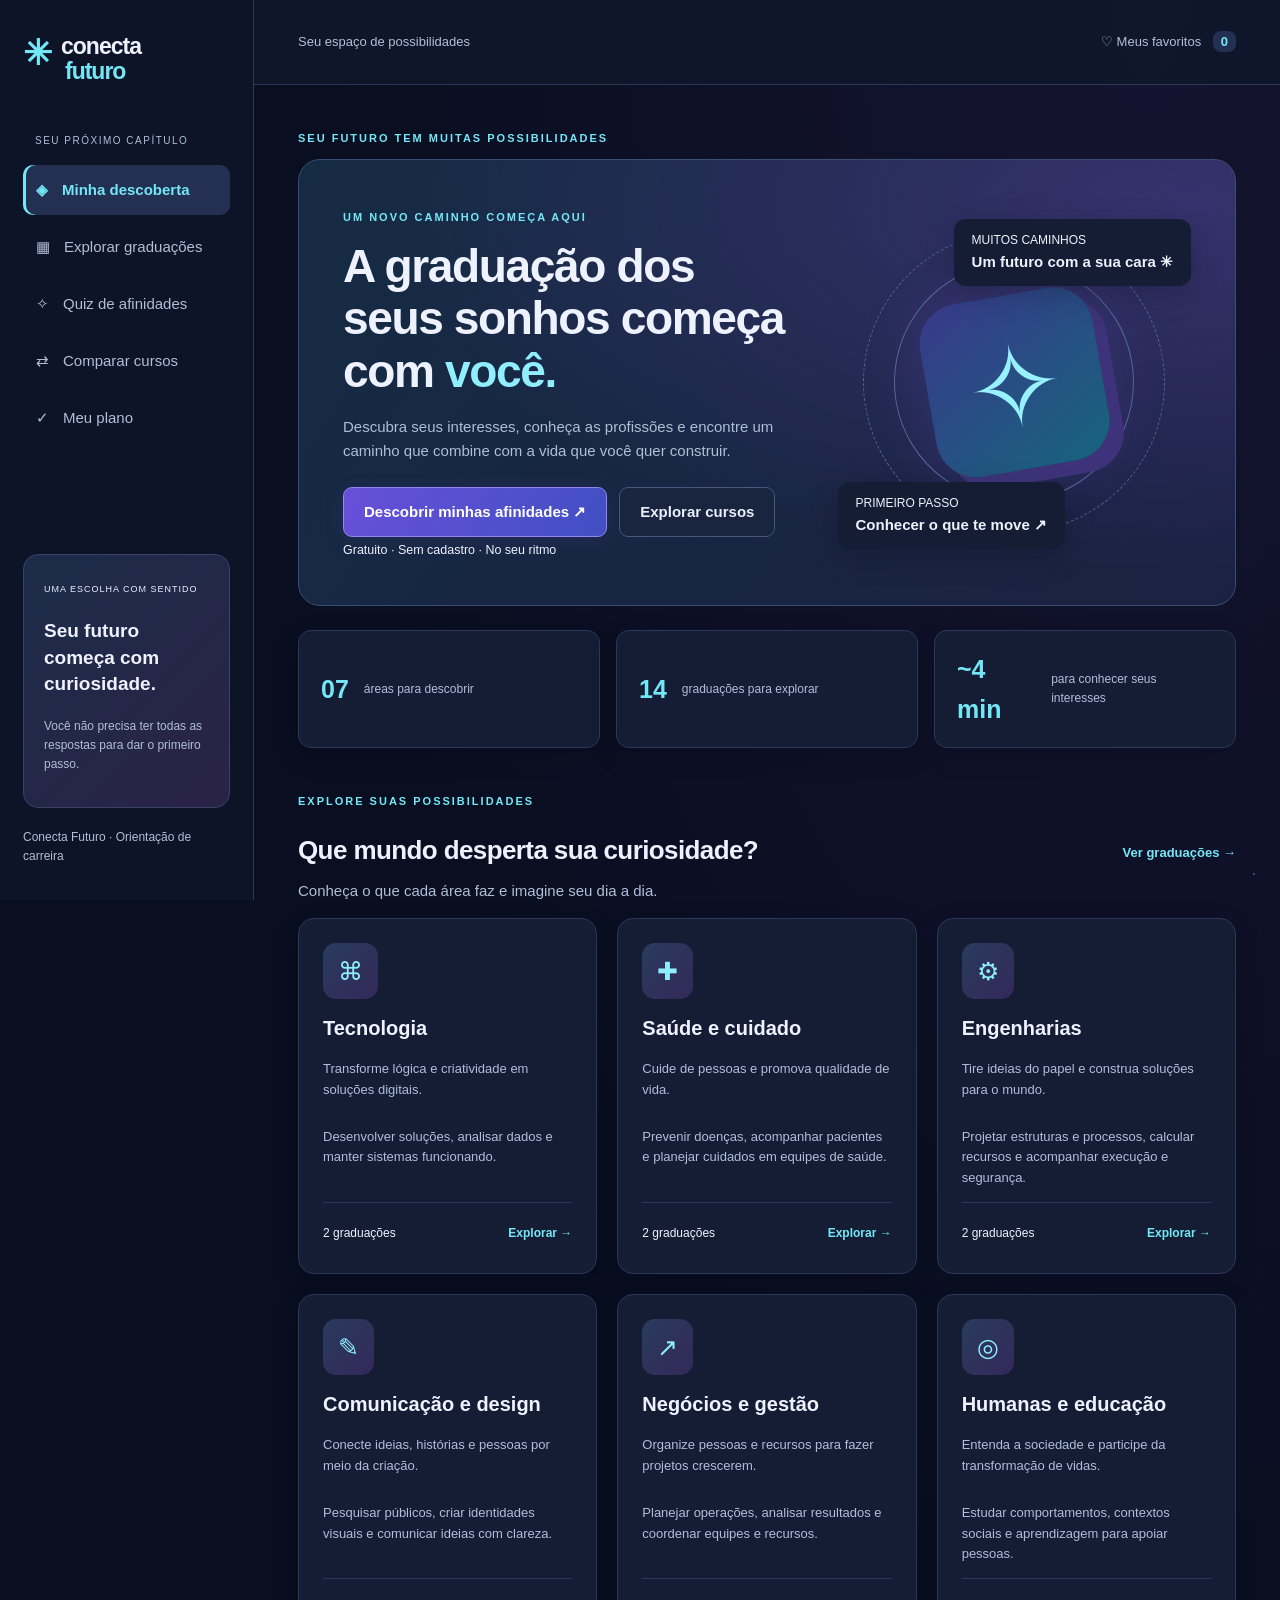
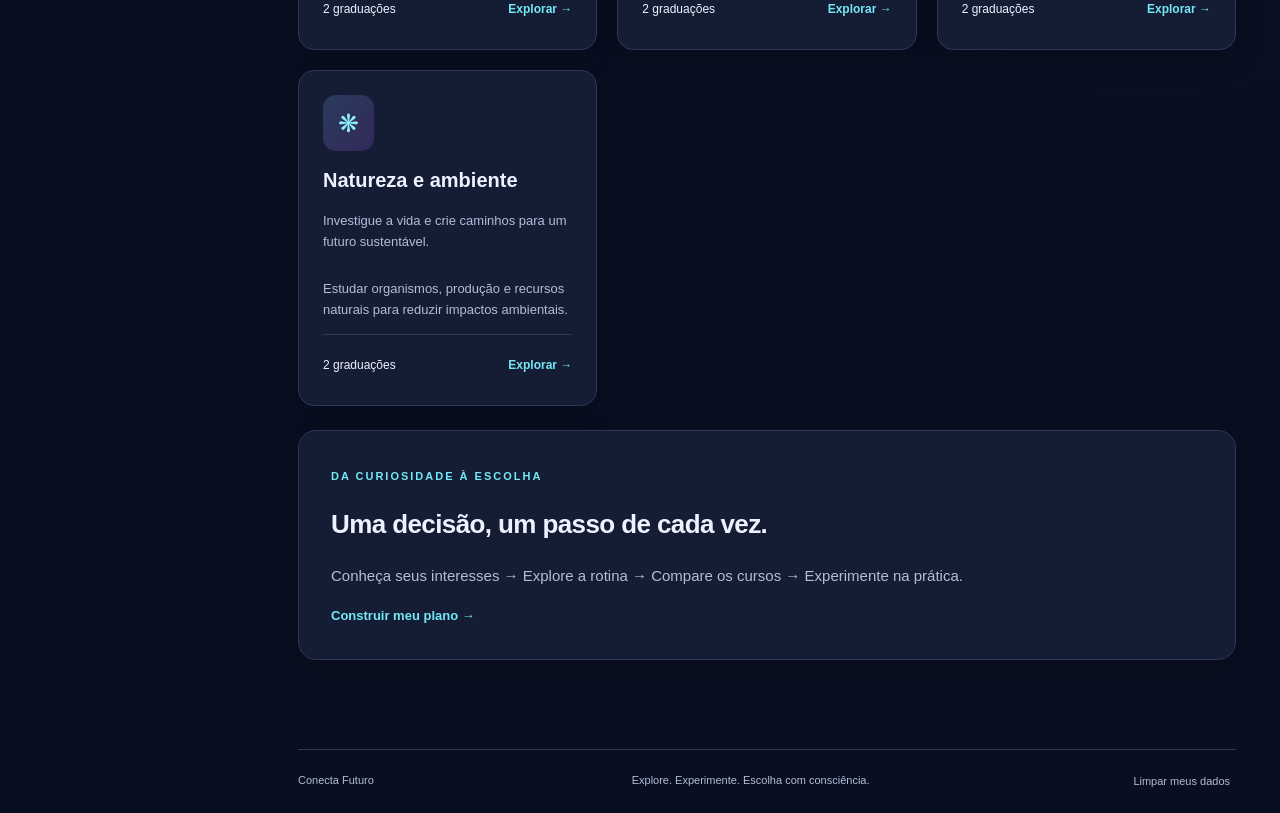
<file: static/index.html>
<!doctype html>
<html lang="pt-BR"><head><meta charset="utf-8"><meta name="viewport" content="width=device-width,initial-scale=1"><title>Conecta Futuro · Encontre sua direção</title><meta name="description" content="Explore graduações, conheça profissões e descubra seus interesses com um quiz de afinidades."><link rel="stylesheet" href="style.css"><script defer src="app.js"></script></head>
<body><a class="skip" href="#main">Pular para o conteúdo</a><aside><a class="brand" href="#inicio"><b class="logo">✳</b> conecta<span>futuro</span></a><p class="navlabel">SEU PRÓXIMO CAPÍTULO</p><nav aria-label="Principal"><a href="#inicio">◈ <span>Minha descoberta</span></a><a href="#cursos">▦ <span>Explorar graduações</span></a><a href="#quiz">✧ <span>Quiz de afinidades</span></a><a href="#comparar">⇄ <span>Comparar cursos</span></a><a href="#plano">✓ <span>Meu plano</span></a></nav><div class="sidecard"><span>UMA ESCOLHA COM SENTIDO</span><h3>Seu futuro começa com curiosidade.</h3><p>Você não precisa ter todas as respostas para dar o primeiro passo.</p></div><small>Conecta Futuro · Orientação de carreira</small></aside>
<div class="shell"><header><span>Seu espaço de possibilidades</span><a href="#favoritos">♡ Meus favoritos <b id="favcount">0</b></a></header><main id="main" tabindex="-1"></main><footer>Conecta Futuro <span>Explore. Experimente. Escolha com consciência.</span><button id="clear">Limpar meus dados</button></footer></div><dialog id="detail"><button class="close" aria-label="Fechar detalhes">×</button><div id="detailbody"></div></dialog><div id="notice" role="status" aria-live="polite"></div></body></html>
</file>
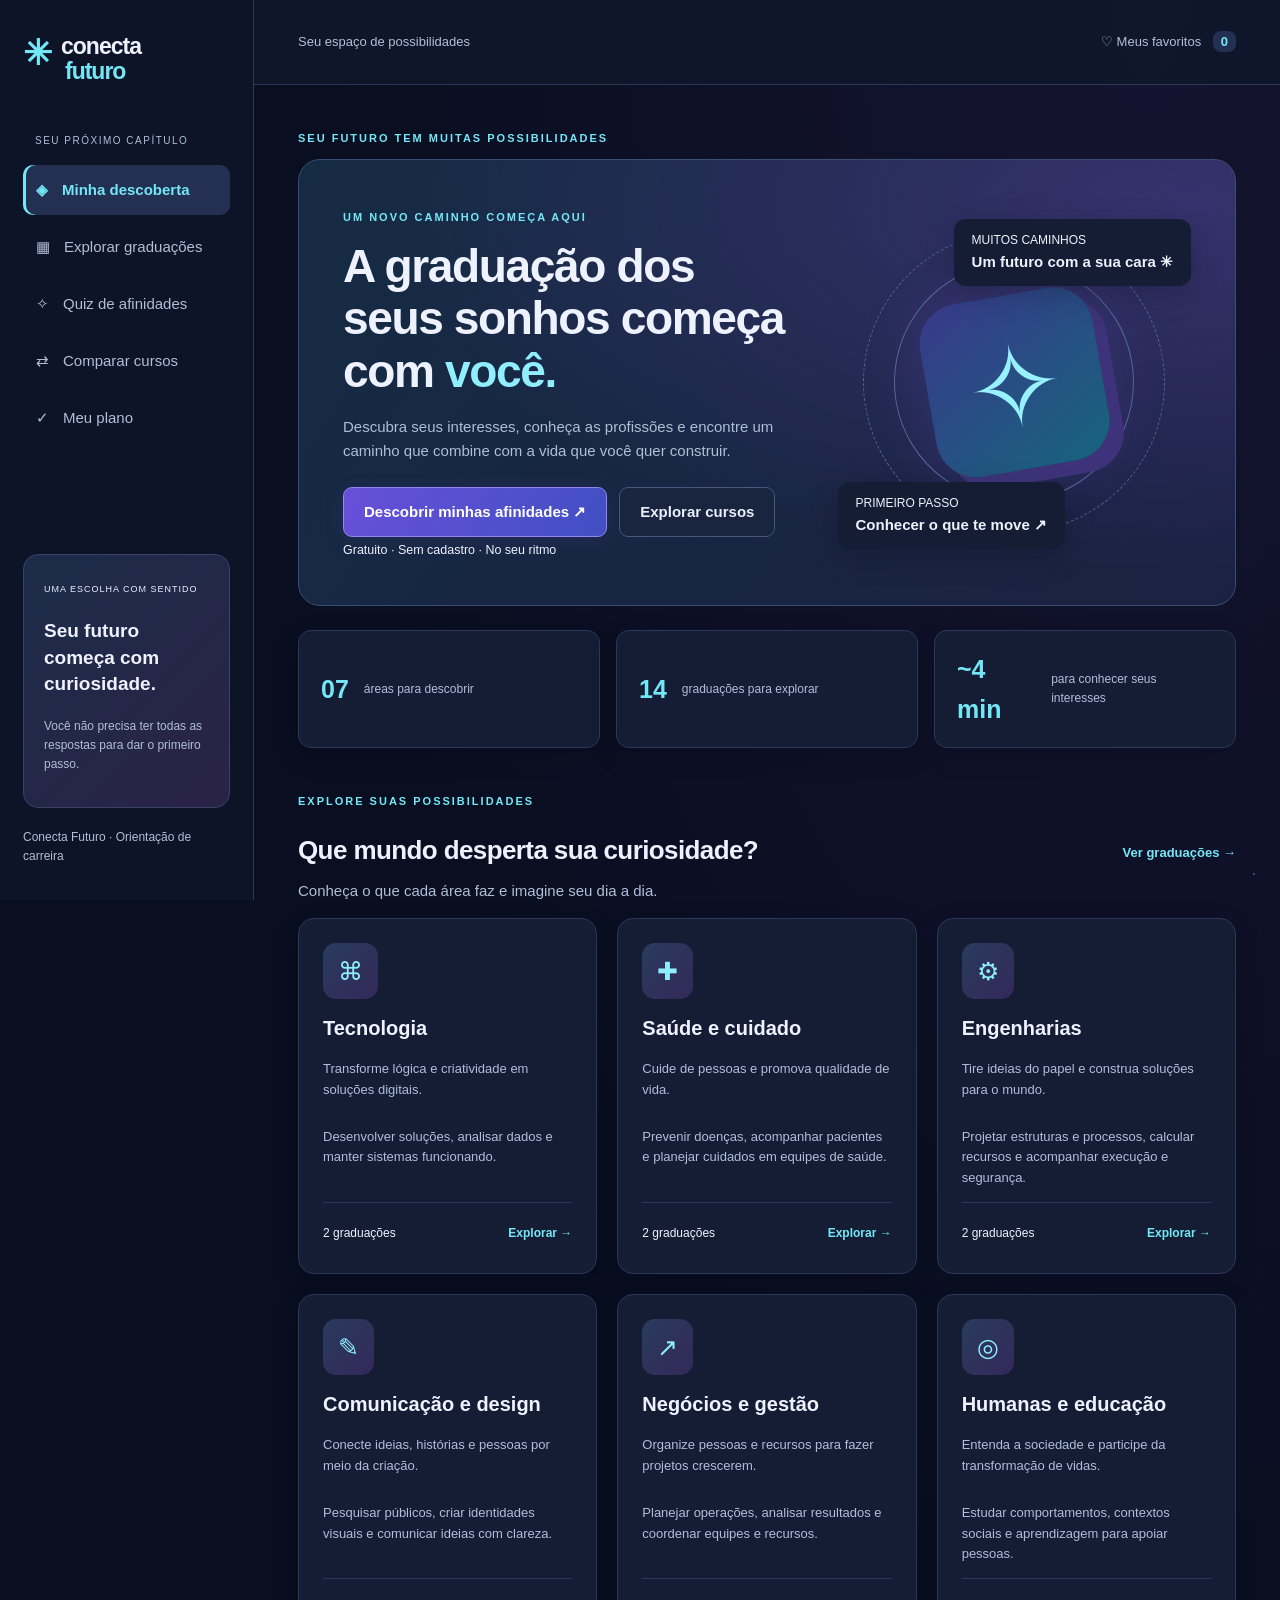
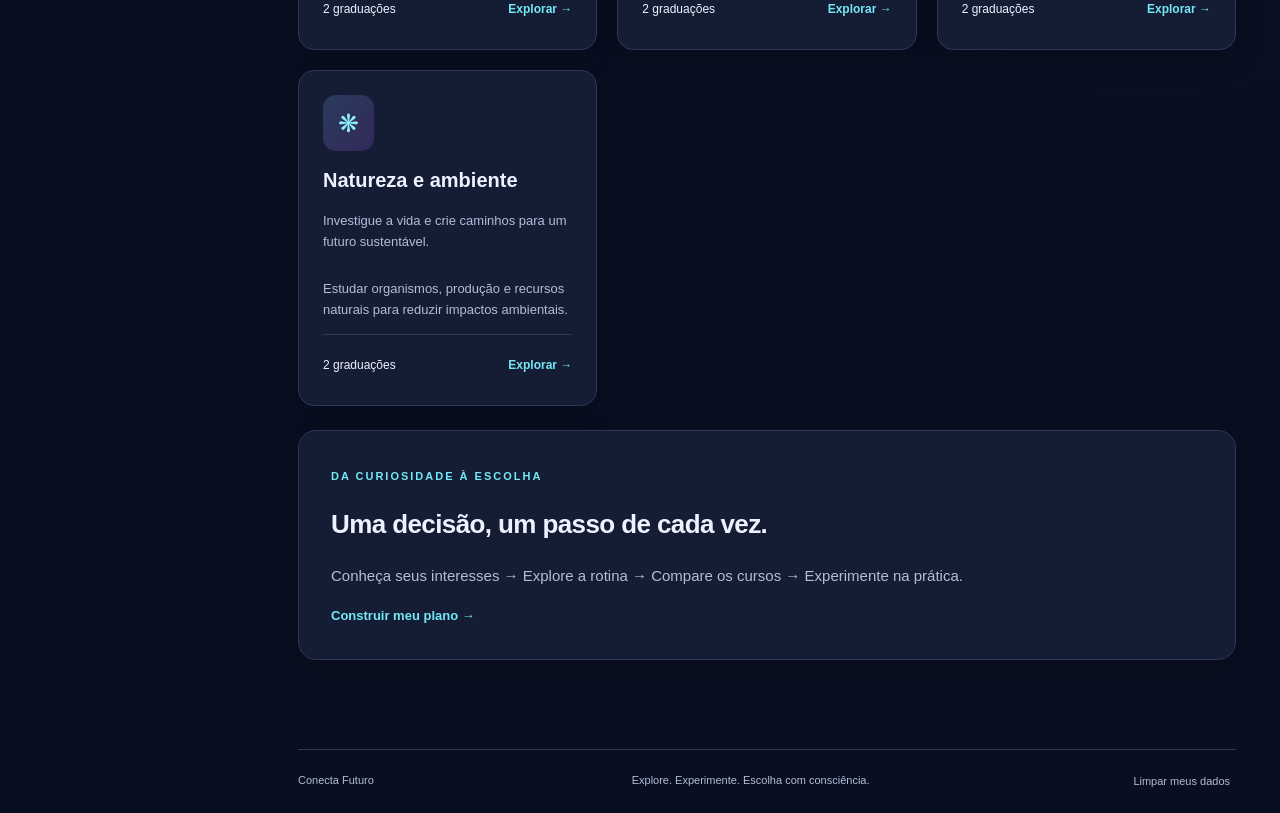
<file: ABRIR-PLATAFORMA.html>
<!doctype html>
<html lang="pt-BR"><head><meta charset="utf-8"><meta name="viewport" content="width=device-width,initial-scale=1"><title>Conecta Futuro · Encontre sua direção</title><meta name="description" content="Explore graduações, conheça profissões e descubra seus interesses com um quiz de afinidades."><style>
:root{--bg:#090e20;--ink:#eef2ff;--muted:#b0bed8;--green:#74e7f7;--lime:#b7a4ff;--line:#2c3759}*{box-sizing:border-box}body{margin:0;background:var(--bg);color:var(--ink);font:15px/1.6 'Segoe UI',sans-serif}a{color:inherit;text-decoration:none}button,input,select{font:inherit}button,a,input,select{ -webkit-tap-highlight-color:transparent}button{cursor:pointer}button:focus-visible,a:focus-visible,input:focus-visible,select:focus-visible{outline:3px solid #74e7f7;outline-offset:4px}.skip{position:fixed;top:-100px;background:#141d34;padding:12px;z-index:10}.skip:focus{top:0}aside{position:fixed;inset:0 auto 0 0;width:254px;background:#141d34;border-right:1px solid var(--line);padding:34px 23px;display:flex;flex-direction:column}.brand{font-size:23px;font-weight:750;letter-spacing:-1px;line-height:1.1}.brand span{display:block;margin-left:42px;color:var(--green)}.logo{float:left;margin-right:10px;color:var(--green);font-size:35px}.navlabel{font-size:10px;letter-spacing:1.5px;color:var(--muted);margin:48px 12px 16px}nav a{display:flex;gap:14px;padding:13px;margin-bottom:7px;border-radius:10px;color:#b0bed8}nav a.active{background:#233052;color:var(--green);font-weight:650}.sidecard{background:#1d2547;padding:20px;border-radius:15px;margin-top:auto;margin-bottom:20px}.sidecard span{font-size:9px;letter-spacing:1px}.sidecard h3{font-size:19px;line-height:1.4}.sidecard p,aside>small{font-size:12px;color:var(--muted)}.shell{margin-left:254px}header{height:85px;border-bottom:1px solid var(--line);padding:0 44px;display:flex;align-items:center;justify-content:space-between;background:#10172beb;font-size:13px;color:var(--muted)}header b{background:#233052;color:var(--green);padding:3px 8px;border-radius:8px;margin-left:8px}main{max-width:1450px;margin:auto;padding:34px 44px 65px}h1{font-size:42px;line-height:1.14;letter-spacing:-1.4px;margin:12px 0 18px}h2{font-size:26px;letter-spacing:-.6px;line-height:1.3}h3{line-height:1.3}p{color:var(--muted)}.eyebrow{font-size:11px;letter-spacing:2px;text-transform:uppercase;font-weight:700;color:var(--green)}.hero{background:#172441;border-radius:22px;padding:44px;display:grid;grid-template-columns:1.3fr 1fr;gap:35px;overflow:hidden}.hero h1{font-size:clamp(34px,3.6vw,53px);max-width:600px}.hero p{max-width:480px}.hero em{font-style:normal;color:var(--green)}.actions{display:flex;gap:12px;flex-wrap:wrap;margin-top:24px}.btn,button.primary{display:inline-flex;justify-content:center;align-items:center;background:var(--green);color:#f5f7ff;border:0;border-radius:9px;padding:12px 20px;font-weight:600}.btn.secondary,button.secondary{background:#141d34;color:var(--ink);border:1px solid var(--line)}.art{position:relative;min-height:290px;display:grid;place-items:center}.orbit{width:240px;height:240px;border:1px solid #566699;border-radius:50%;display:grid;place-items:center;outline:1px dashed #566699;outline-offset:30px;transform:rotate(-10deg)}.compass{background:var(--green);color:var(--lime);width:175px;height:175px;border-radius:40px;display:grid;place-items:center;font-size:115px;box-shadow:12px 14px 0 #383477}.float{position:absolute;background:#141d34;border-radius:12px;box-shadow:0 8px 30px #00000033;padding:12px 18px;font-size:12px}.float.one{top:15px;right:0}.float.two{bottom:12px;left:0}.float b{display:block;font-size:15px}.stats{display:grid;grid-template-columns:repeat(3,1fr);gap:16px;margin:24px 0 40px}.stat{background:#141d34;border:1px solid var(--line);border-radius:13px;padding:18px 22px;display:flex;align-items:center;gap:15px}.stat b{font-size:25px;color:var(--green)}.stat span{font-size:12px;color:var(--muted)}.sectionhead{display:flex;justify-content:space-between;align-items:center;margin-top:32px;gap:15px}.sectionhead p{margin-top:-10px}.textlink{font-size:13px;color:var(--green);font-weight:650}.grid{display:grid;grid-template-columns:repeat(3,minmax(0,1fr));gap:20px}.card{background:#141d34;border:1px solid var(--line);border-radius:16px;padding:24px;display:flex;flex-direction:column;align-items:flex-start}.card h3{font-size:20px;margin:16px 0 5px}.card p{font-size:13px}.card .icon{font-size:25px;border-radius:13px;padding:8px 15px;background:var(--tint,#233052);color:var(--green)}.card .tag{font-size:11px;color:var(--green);background:#233052;padding:3px 9px;border-radius:5px}.card .bottom{border-top:1px solid var(--line);padding-top:15px;margin-top:auto;width:100%;display:flex;justify-content:space-between;align-items:center;font-size:12px}.card button{background:none;border:0;color:var(--green);padding:6px 0;font-weight:650}.salary{font-size:18px;font-weight:700}.note{font-size:12px;background:#19233d;padding:17px 20px;border-radius:10px;color:#bcc9e5;margin:24px 0}.toolbar{display:flex;gap:12px;margin:24px 0;flex-wrap:wrap}.toolbar input{flex:1;min-width:180px}input,select{padding:12px;border:1px solid #435178;border-radius:8px;background:#141d34;color:var(--ink)}.empty{padding:45px;background:#141d34;border:1px dashed #435178;border-radius:15px;text-align:center;grid-column:1/-1}.panel{background:#141d34;padding:32px;border:1px solid var(--line);border-radius:18px;margin:24px 0}.quizpanel{max-width:800px;margin:30px auto}.progress{height:7px;background:#283353;border-radius:8px;margin:18px 0 35px}.progress div{height:100%;background:var(--green);border-radius:8px}.choices{display:grid;gap:10px;margin:25px 0}.choice{border:1px solid #435178;border-radius:10px;padding:15px;background:#141d34;text-align:left;color:var(--ink)}.choice[aria-pressed=true]{background:#203b54;border:2px solid var(--green);padding:14px}.quiznav{display:flex;justify-content:space-between}.quiznav button:disabled{opacity:.4;cursor:not-allowed}.resultrow{margin:20px 0}.resultrow strong{display:flex;justify-content:space-between}.resultrow .progress{margin:8px 0}.check{display:flex;gap:12px;align-items:flex-start;padding:16px 0;border-bottom:1px solid var(--line)}.check input{margin-top:6px;accent-color:var(--green)}table{border-collapse:collapse;width:100%;background:#141d34}td,th{text-align:left;padding:18px;border:1px solid var(--line);vertical-align:top}th{background:#202c4b}.scroll{overflow:auto}dialog{max-width:760px;width:92vw;border:0;border-radius:20px;padding:38px;color:var(--ink)}dialog::backdrop{background:#030613cc}.close{float:right;border:0;background:#293555;font-size:25px;border-radius:50%;width:38px;height:38px}dialog ul{padding-left:20px;color:var(--muted)}footer{border-top:1px solid var(--line);margin:0 44px;padding:22px 0;display:flex;gap:20px;justify-content:space-between;font-size:11px;color:var(--muted)}footer button{background:none;border:0;color:var(--muted);font-size:11px}#notice{position:fixed;bottom:25px;right:25px;background:var(--ink);color:#f5f7ff;padding:0;border-radius:10px;z-index:5}#notice:not(:empty){padding:12px 20px}.saved{color:var(--green)}@media(min-width:1500px){main{padding-top:48px}.hero{padding:55px}}@media(max-width:1100px){aside{width:215px;padding:28px 16px}.shell{margin-left:215px}main{padding:25px}.hero{padding:28px}.grid{grid-template-columns:repeat(2,minmax(0,1fr))}.art{transform:scale(.8)}header{padding:0 25px}}@media(max-width:760px){aside{position:static;width:auto;padding:18px}.brand{font-size:20px}.brand span{display:inline;margin-left:4px}.logo{font-size:26px}.navlabel,.sidecard,aside>small{display:none}nav{display:flex;gap:6px;overflow:auto;margin-top:18px}nav a{white-space:nowrap;padding:9px;font-size:12px;gap:6px;margin:0}.shell{margin-left:0}header{height:60px;padding:0 18px;font-size:11px}main{padding:20px 16px 35px}.hero{grid-template-columns:1fr;padding:28px}.hero h1{font-size:38px}.art{display:none}.stats{gap:8px;margin-bottom:25px}.stat{display:block;padding:12px}.stat b{display:block;font-size:22px}.grid{grid-template-columns:1fr}.panel{padding:22px}h1{font-size:34px}.sectionhead{align-items:flex-start}footer{margin:0 16px;flex-wrap:wrap}footer span{display:none}.toolbar{flex-direction:column}.quiznav{gap:12px}}


/* Paleta futuro: azul profundo, violeta e ciano. */
:root{color-scheme:dark}
body{background:radial-gradient(ellipse at 90% 0%,#33235b44,transparent 50%),var(--bg)}
aside{background:#0d1428}
.hero{background:radial-gradient(ellipse at 95% 10%,#6047ad66,transparent 65%),linear-gradient(125deg,#152b43,#1b2142);border:1px solid #3b4d74}
.hero em{color:#91eeff}
.btn,button.primary{background:linear-gradient(110deg,#6750d8,#424fc3);color:#fff;border:1px solid #9584f2;box-shadow:0 4px 20px #6252d51f}
.btn.secondary,button.secondary{background:#19243e;border-color:#47577d;color:#e9efff;box-shadow:none}
.card .icon{background:linear-gradient(135deg,#283b5d,#342959);color:#8eeeff}
.compass{background:linear-gradient(145deg,#38398a,#17647d);color:#98f1ff;box-shadow:12px 14px 0 #3e337a,0 0 55px #6a50cb44}
.sidecard{background:linear-gradient(135deg,#1c2c49,#2a2247);border:1px solid #3a4166}
.progress div{background:linear-gradient(90deg,#9478f4,#74e7f7)}
nav a.active{box-shadow:inset 3px 0 #74e7f7}
.card,.stat,.panel{box-shadow:0 8px 28px #02061320}
.card button:hover,.textlink:hover{color:#c3b3ff}
.btn:hover{filter:brightness(1.12)}
input[type=checkbox]{accent-color:#9478f4}
dialog{background:#141d34;border:1px solid #435178}
.close{color:#eef2ff}
#notice{background:#263355;color:#eef2ff;border:1px solid #596b99}
</style></head>
<body><a class="skip" href="#main">Pular para o conteúdo</a><aside><a class="brand" href="#inicio"><b class="logo">✳</b> conecta<span>futuro</span></a><p class="navlabel">SEU PRÓXIMO CAPÍTULO</p><nav aria-label="Principal"><a href="#inicio">◈ <span>Minha descoberta</span></a><a href="#cursos">▦ <span>Explorar graduações</span></a><a href="#quiz">✧ <span>Quiz de afinidades</span></a><a href="#comparar">⇄ <span>Comparar cursos</span></a><a href="#plano">✓ <span>Meu plano</span></a></nav><div class="sidecard"><span>UMA ESCOLHA COM SENTIDO</span><h3>Seu futuro começa com curiosidade.</h3><p>Você não precisa ter todas as respostas para dar o primeiro passo.</p></div><small>Conecta Futuro · Orientação de carreira</small></aside>
<div class="shell"><header><span>Seu espaço de possibilidades</span><a href="#favoritos">♡ Meus favoritos <b id="favcount">0</b></a></header><main id="main" tabindex="-1"></main><footer>Conecta Futuro <span>Explore. Experimente. Escolha com consciência.</span><button id="clear">Limpar meus dados</button></footer></div><dialog id="detail"><button class="close" aria-label="Fechar detalhes">×</button><div id="detailbody"></div></dialog><div id="notice" role="status" aria-live="polite"></div><script>'use strict';
const areas=[
{id:'ti',name:'Tecnologia',icon:'⌘',tint:'#e5eafa',desc:'Transforme lógica e criatividade em soluções digitais.',role:'Administrador de sistemas computacionais',salary:8102.02,hours:42,slug:'administrador-de-sistemas-computacionais-cbo-212315',work:'Desenvolver soluções, analisar dados e manter sistemas funcionando.',try:'Crie uma página simples ou resolva um desafio de programação.'},
{id:'saude',name:'Saúde e cuidado',icon:'✚',tint:'#fbe8e3',desc:'Cuide de pessoas e promova qualidade de vida.',role:'Enfermeiro',salary:4503.16,hours:38,slug:'enfermeiro-cbo-223505',work:'Prevenir doenças, acompanhar pacientes e planejar cuidados em equipes de saúde.',try:'Converse com um profissional sobre plantões, atendimento e rotina de estudo.'},
{id:'engenharia',name:'Engenharias',icon:'⚙',tint:'#fff0d6',desc:'Tire ideias do papel e construa soluções para o mundo.',role:'Engenheiro civil',salary:9847.39,hours:42,slug:'engenheiro-civil-cbo-214205',work:'Projetar estruturas e processos, calcular recursos e acompanhar execução e segurança.',try:'Observe uma obra ou desenhe uma solução para um problema da sua cidade.'},
{id:'criacao',name:'Comunicação e design',icon:'✎',tint:'#f1e7fa',desc:'Conecte ideias, histórias e pessoas por meio da criação.',role:'Designer gráfico',salary:3846.43,hours:43,slug:'desenhista-industrial-grafico-designer-grafico-cbo-262410',work:'Pesquisar públicos, criar identidades visuais e comunicar ideias com clareza.',try:'Crie uma campanha ou redesenhe um cartaz e peça opiniões.'},
{id:'negocios',name:'Negócios e gestão',icon:'↗',tint:'#e7f0dd',desc:'Organize pessoas e recursos para fazer projetos crescerem.',role:'Administrador',salary:5085.50,hours:42,slug:'administrador-cbo-252105',work:'Planejar operações, analisar resultados e coordenar equipes e recursos.',try:'Monte um orçamento e um plano simples para um pequeno negócio.'},
{id:'humanas',name:'Humanas e educação',icon:'◎',tint:'#fae9dc',desc:'Entenda a sociedade e participe da transformação de vidas.',role:'Psicólogo clínico',salary:3809.25,hours:34,slug:'psicologo-clinico-cbo-251510',work:'Estudar comportamentos, contextos sociais e aprendizagem para apoiar pessoas.',try:'Participe de um projeto de educação e leia sobre métodos de pesquisa social.'},
{id:'natureza',name:'Natureza e ambiente',icon:'❋',tint:'#def0e6',desc:'Investigue a vida e crie caminhos para um futuro sustentável.',role:'Engenheiro agrônomo',salary:9777.65,hours:42,slug:'engenheiro-agronomo-cbo-222110',work:'Estudar organismos, produção e recursos naturais para reduzir impactos ambientais.',try:'Visite uma horta ou um projeto ambiental e registre os desafios encontrados.'}
];
const courses=[
['computacao','Ciência da Computação','ti','4 anos','Bacharelado','Algoritmos, matemática, programação e inteligência artificial.','Desenvolvimento de software, pesquisa e análise de dados.','Investiga como computadores resolvem problemas e cria sistemas e algoritmos.'],
['sistemas','Sistemas de Informação','ti','4 anos','Bacharelado','Programação, bancos de dados, gestão e redes.','Análise de sistemas, infraestrutura e produtos digitais.','Conecta tecnologia às necessidades de organizações e pessoas.'],
['enfermagem','Enfermagem','saude','5 anos','Bacharelado','Anatomia, saúde coletiva, farmacologia e práticas de cuidado.','Hospitais, atenção básica, gestão e pesquisa em saúde.','Planeja e realiza cuidados, acompanha pacientes e atua na prevenção de doenças.'],
['fisioterapia','Fisioterapia','saude','4 a 5 anos','Bacharelado','Anatomia, movimento humano, biomecânica e reabilitação.','Clínicas, hospitais, saúde esportiva e atenção comunitária.','Avalia movimentos e realiza intervenções para recuperar e preservar funções físicas.'],
['civil','Engenharia Civil','engenharia','5 anos','Bacharelado','Cálculo, física, estruturas, materiais e saneamento.','Obras, projetos estruturais, infraestrutura e consultoria.','Projeta e acompanha construções, considerando segurança, custos e impacto ambiental.'],
['producao','Engenharia de Produção','engenharia','5 anos','Bacharelado','Estatística, logística, qualidade, custos e processos.','Indústrias, serviços, operações e consultoria.','Melhora processos produtivos e organiza recursos para reduzir desperdícios.'],
['design','Design','criacao','4 anos','Bacharelado','Linguagem visual, pesquisa, tipografia e projetos.','Design gráfico, produtos, interfaces e serviços.','Pesquisa necessidades e cria soluções visuais e experiências funcionais.'],
['publicidade','Publicidade e Propaganda','criacao','4 anos','Bacharelado','Redação, comportamento do consumidor, mídia e estratégia.','Agências, marcas, produção de conteúdo e planejamento.','Desenvolve campanhas e estratégias de comunicação para conectar marcas e públicos.'],
['administracao','Administração','negocios','4 anos','Bacharelado','Finanças, marketing, estratégia e gestão de pessoas.','Gestão, empreendedorismo, operações e consultoria.','Coordena recursos e decisões para que organizações alcancem objetivos.'],
['contabilidade','Ciências Contábeis','negocios','4 anos','Bacharelado','Contabilidade, tributos, auditoria e análise financeira.','Escritórios contábeis, controladoria, auditoria e empresas.','Organiza e analisa informações patrimoniais e financeiras para apoiar decisões.'],
['psicologia','Psicologia','humanas','5 anos','Bacharelado','Desenvolvimento humano, métodos de pesquisa e avaliação psicológica.','Clínicas, escolas, organizações e políticas públicas.','Investiga comportamento e processos mentais e atua no cuidado e desenvolvimento humano.'],
['pedagogia','Pedagogia','humanas','4 anos','Licenciatura','Didática, alfabetização, desenvolvimento e políticas educacionais.','Educação infantil, anos iniciais e gestão educacional.','Planeja experiências de aprendizagem e acompanha o desenvolvimento de estudantes.'],
['agronomia','Agronomia','natureza','5 anos','Bacharelado','Solos, plantas, clima, produção agrícola e gestão rural.','Propriedades rurais, cooperativas, pesquisa e consultoria.','Planeja a produção agrícola e o manejo responsável de solos e culturas.'],
['biologia','Ciências Biológicas','natureza','4 anos','Bacharelado / Licenciatura','Ecologia, genética, evolução, zoologia e botânica.','Conservação, laboratórios, pesquisa e ensino conforme habilitação.','Investiga seres vivos e ecossistemas e participa da conservação da biodiversidade.']
].map(([id,name,area,duration,type,subjects,jobs,desc])=>({id,name,area,duration,type,subjects,jobs,desc}));
const prompts=[['ti','Gosto de descobrir como aplicativos e sistemas funcionam.'],['saude','Tenho interesse em aprender sobre o corpo humano e o cuidado com a saúde.'],['engenharia','Gosto de usar matemática para resolver problemas concretos.'],['criacao','Gosto de criar imagens, textos ou histórias para transmitir ideias.'],['negocios','Tenho curiosidade sobre como empresas se organizam e crescem.'],['humanas','Gosto de compreender diferentes comportamentos e contextos sociais.'],['natureza','Tenho interesse em estudar plantas, animais e ecossistemas.'],['ti','Eu me animo ao organizar informações e buscar soluções lógicas.'],['saude','Eu me imagino acompanhando pessoas em situações que exigem cuidado.'],['engenharia','Tenho vontade de projetar estruturas ou melhorar processos.'],['criacao','Gosto de experimentar diferentes formas de apresentar uma ideia.'],['negocios','Gosto de planejar recursos, negociar e acompanhar resultados.'],['humanas','Eu me interesso por ensinar e apoiar a aprendizagem de outras pessoas.'],['natureza','Eu gostaria de trabalhar com produção sustentável ou conservação ambiental.']];
const $=s=>document.querySelector(s),main=$('#main'),money=v=>v.toLocaleString('pt-BR',{style:'currency',currency:'BRL'}),area=id=>areas.find(a=>a.id===id),source=a=>`https://www.salario.com.br/profissao/${a.slug}/`;
let state={favorites:[],compare:[],answers:[],tasks:[]},qindex=0;
try{let s=JSON.parse(localStorage.getItem('conecta-futuro-v1'));if(s&&typeof s==='object'){for(const k of ['favorites','compare'])if(Array.isArray(s[k]))state[k]=s[k].filter(id=>courses.some(c=>c.id===id)).slice(0,k==='compare'?3:100);if(Array.isArray(s.answers))state.answers=prompts.map((_,i)=>Number.isInteger(s.answers[i])&&s.answers[i]>=1&&s.answers[i]<=5?s.answers[i]:null);if(Array.isArray(s.tasks))state.tasks=s.tasks.filter(n=>Number.isInteger(n)&&n>=0&&n<5)}}catch{}
function save(){try{localStorage.setItem('conecta-futuro-v1',JSON.stringify(state))}catch{notify('O navegador não permitiu salvar. Seu progresso ficará nesta sessão.')}$('#favcount').textContent=state.favorites.length}
function notify(s){$('#notice').textContent=s;setTimeout(()=>$('#notice').textContent='',3500)}
function salary(a){return `<strong class="salary">${money(a.salary)}</strong><br><small>Média CLT/mês · ${a.role} · ${a.hours}h/semana</small>`}
function areaCard(a){return `<article class="card" style="--tint:${a.tint}"><span class="icon" aria-hidden="true">${a.icon}</span><h3>${a.name}</h3><p>${a.desc}</p><p>${a.work}</p><div class="bottom"><span>${courses.filter(c=>c.area===a.id).length} graduações</span><button data-area="${a.id}">Explorar →</button></div></article>`}
function courseCard(c){let a=area(c.area);return `<article class="card"><span class="tag">${a.name}</span><h3>${c.name}</h3><small>${c.type} · ${c.duration}</small><p>${c.desc}</p><div class="actions"><button data-detail="${c.id}">Conhecer curso →</button><button data-fav="${c.id}" aria-pressed="${state.favorites.includes(c.id)}">${state.favorites.includes(c.id)?'♥ Salvo':'♡ Salvar'}</button></div><div class="bottom"><span>Comparar graduações</span><input aria-label="Comparar ${c.name}" type="checkbox" data-compare="${c.id}" ${state.compare.includes(c.id)?'checked':''}></div></article>`}
const salaryNote='<div class="note">Salários são referências de cargos, não de diplomas. Médias de salário base CLT no Brasil, com jornadas diferentes; não representam salário inicial nem renda de autônomos. Fonte: Portal Salário/CAGED, consulta em 17/10/2026. Região e experiência influenciam os valores.</div>';
function home(){main.innerHTML=`<p class="eyebrow">SEU FUTURO TEM MUITAS POSSIBILIDADES</p><section class="hero"><div><span class="eyebrow">Um novo caminho começa aqui</span><h1>A graduação dos seus sonhos começa com <em>você.</em></h1><p>Descubra seus interesses, conheça as profissões e encontre um caminho que combine com a vida que você quer construir.</p><div class="actions"><a class="btn" href="#quiz">Descobrir minhas afinidades ↗</a><a class="btn secondary" href="#cursos">Explorar cursos</a></div><small>Gratuito · Sem cadastro · No seu ritmo</small></div><div class="art" aria-hidden="true"><div class="orbit"><div class="compass">✧</div></div><div class="float one">MUITOS CAMINHOS<b>Um futuro com a sua cara ✳</b></div><div class="float two">PRIMEIRO PASSO<b>Conhecer o que te move ↗</b></div></div></section><div class="stats"><div class="stat"><b>07</b><span>áreas para descobrir</span></div><div class="stat"><b>14</b><span>graduações para explorar</span></div><div class="stat"><b>~4 min</b><span>para conhecer seus interesses</span></div></div><div class="sectionhead"><div><span class="eyebrow">EXPLORE SUAS POSSIBILIDADES</span><h2>Que mundo desperta sua curiosidade?</h2><p>Conheça o que cada área faz e imagine seu dia a dia.</p></div><a class="textlink" href="#cursos">Ver graduações →</a></div><section class="grid">${areas.map(areaCard).join('')}</section><section class="panel"><span class="eyebrow">DA CURIOSIDADE À ESCOLHA</span><h2>Uma decisão, um passo de cada vez.</h2><p>Conheça seus interesses → Explore a rotina → Compare os cursos → Experimente na prática.</p><a class="textlink" href="#plano">Construir meu plano →</a></section>`}
function catalog(favorites=false,selected=''){main.innerHTML=`<span class="eyebrow">${favorites?'SUA SELEÇÃO':'UM UNIVERSO DE CAMINHOS'}</span><h1>${favorites?'Meus favoritos':'Explore graduações'}</h1><p>Conheça o que você vai estudar e como poderá atuar.</p><div class="toolbar"><input id="search" type="search" placeholder="Busque um curso ou interesse…" aria-label="Buscar curso"><select id="filter" aria-label="Filtrar por área"><option value="">Todas as áreas</option>${areas.map(a=>`<option value="${a.id}">${a.name}</option>`).join('')}</select><a class="btn secondary" href="#comparar">Comparar (${state.compare.length}/3)</a></div><div id="catalog" class="grid"></div><div class="note">Durações típicas e disciplinas são referências gerais. A grade e a habilitação variam por instituição. Confira o projeto pedagógico e a situação do curso no <a href="https://emec.mec.gov.br/" target="_blank" rel="noopener">e-MEC ↗</a>.</div>`;$('#filter').value=selected;const update=()=>{let term=$('#search').value.normalize('NFD').replace(/[\u0300-\u036f]/g,'').toLowerCase();let list=courses.filter(c=>(!favorites||state.favorites.includes(c.id))&&(!$('#filter').value||c.area===$('#filter').value)&&`${c.name} ${c.subjects} ${c.desc} ${area(c.area).name}`.normalize('NFD').replace(/[\u0300-\u036f]/g,'').toLowerCase().includes(term));$('#catalog').innerHTML=list.length?list.map(courseCard).join(''):'<p class="empty">Nenhum curso nesta seleção. Explore as áreas ou ajuste sua busca.</p>'};$('#search').oninput=update;$('#filter').onchange=update;update()}
function detail(id){let c=courses.find(c=>c.id===id),a=area(c.area);$('#detailbody').innerHTML=`<span class="eyebrow">${a.name}</span><h2>${c.name}</h2><p>${c.type} · Duração típica: ${c.duration}</p><h3>O que faz?</h3><p>${c.desc}</p><h3>O que você vai estudar</h3><p>${c.subjects}</p><h3>Onde pode trabalhar</h3><p>${c.jobs}</p><h3>Salário na área: um cargo de referência</h3>${salary(a)}<p>O valor é específico de ${a.role}; outras ocupações desta área podem ter remuneração diferente.</p><a class="textlink" href="${source(a)}" target="_blank" rel="noopener">Consultar pesquisa salarial ↗</a>${salaryNote}<h3>Experimente antes de decidir</h3><p>${a.try}</p><p>Consulte as exigências de registro profissional e a habilitação do curso para a atividade desejada.</p><button class="btn" data-fav="${id}">${state.favorites.includes(id)?'♥ Remover dos favoritos':'♡ Salvar curso'}</button>`;if(!$('#detail').open)$('#detail').showModal()}
function quiz(){if(state.answers.filter(Number.isInteger).length===14){results();return}qindex=Math.max(0,state.answers.findIndex(a=>!Number.isInteger(a)));if(qindex<0)qindex=0;question()}
function question(){let answer=state.answers[qindex];main.innerHTML=`<div class="quizpanel"><span class="eyebrow">QUIZ DE AFINIDADES</span><h1>O que desperta seu interesse?</h1><p>Não há resposta certa. Pense no que você gostaria de experimentar, mesmo sem ter experiência.</p><div class="panel"><div class="sectionhead"><b>Pergunta ${qindex+1} de ${prompts.length}</b><span>${Math.round((qindex)/14*100)}% do percurso</span></div><div class="progress" aria-label="Progresso"><div style="width:${qindex/14*100}%"></div></div><h2 id="questiontitle">${prompts[qindex][1]}</h2><div class="choices" role="group" aria-labelledby="questiontitle">${['Nada a ver comigo','Pouco a ver comigo','Ainda não sei / neutro','Tem a ver comigo','Tem muito a ver comigo'].map((s,i)=>`<button class="choice" data-answer="${i+1}" aria-pressed="${answer===i+1}">${i+1} · ${s}</button>`).join('')}</div><div class="quiznav"><button class="btn secondary" id="back" ${qindex===0?'disabled':''}>← Voltar</button><button class="btn" id="next" ${!Number.isInteger(answer)?'disabled':''}>${qindex===13?'Ver minhas afinidades':'Continuar →'}</button></div></div><p class="note">Este é um exercício de autoconhecimento baseado em interesses declarados. Não mede competência e não substitui orientação profissional ou avaliação psicológica.</p></div>`;$('#back').onclick=()=>{qindex--;question()};$('#next').onclick=()=>{if(!Number.isInteger(state.answers[qindex]))return;if(qindex===13)results();else{qindex++;question()}}}
function ranking(){return areas.map(a=>({...a,score:prompts.reduce((sum,p,i)=>sum+(p[0]===a.id?(state.answers[i]||0):0),0)})).sort((a,b)=>b.score-a.score)}
function results(){let ranked=ranking(),top=ranked.filter(a=>a.score===ranked[0].score);main.innerHTML=`<span class="eyebrow">SEU MAPA DE INTERESSES</span><h1>Você tem caminhos para explorar.</h1><p>${top.length>1?'Houve empate na maior pontuação: '+top.map(a=>a.name).join(', ')+'.':'Sua maior afinidade declarada foi com '+top[0].name+'.'}</p><section class="panel"><h2>Como seus interesses se distribuem</h2>${ranked.map(a=>`<div class="resultrow"><strong><span>${a.name}</span><span>${a.score}/10</span></strong><div class="progress"><div style="width:${a.score*10}%"></div></div></div>`).join('')}<p class="note">Cada área tem duas afirmações de 1 a 5. Somamos suas respostas (máximo: 10). Esse índice não é uma probabilidade de sucesso nem uma medida de aptidão técnica. Empates têm a mesma relevância; a ordem entre empatados não indica preferência.</p><button class="btn secondary" id="review">Rever minhas respostas</button></section><h2>Comece por estas possibilidades</h2><p>Explore cursos das áreas com maior pontuação e compare com sua rotina e seus objetivos.</p><div class="grid">${courses.filter(c=>top.some(a=>a.id===c.area)).map(courseCard).join('')}</div><a class="btn" href="#plano">Planejar meus próximos passos →</a>`;$('#review').onclick=()=>{qindex=0;question()}}
function compare(){let selected=state.compare.map(id=>courses.find(c=>c.id===id));main.innerHTML=`<span class="eyebrow">DECIDA COM MAIS CONTEXTO</span><h1>Compare suas possibilidades</h1><p>Selecione até três cursos no catálogo. Compare o conteúdo e a rotina, além da remuneração.</p><a class="btn secondary" href="#cursos">Selecionar cursos →</a>${selected.length?`<div class="scroll panel"><table><caption>Comparação de ${selected.length} graduações selecionadas</caption><thead><tr><th scope="col">O que comparar</th>${selected.map(c=>`<th scope="col">${c.name}<br><button data-remove="${c.id}">Remover</button></th>`).join('')}</tr></thead><tbody>${[['Duração típica',c=>c.duration],['Formação',c=>c.type],['O que faz',c=>c.desc],['Disciplinas',c=>c.subjects],['Atuação',c=>c.jobs],['Cargo de referência da área',c=>area(c.area).role],['Média salarial do cargo',c=>`${money(area(c.area).salary)}/mês · ${area(c.area).hours}h/semana`],['Pesquisa salarial',c=>`<a class="textlink" target="_blank" rel="noopener" href="${source(area(c.area))}">Consultar fonte ↗</a>`]].map(([name,fn])=>`<tr><th scope="row">${name}</th>${selected.map(c=>`<td>${fn(c)}</td>`).join('')}</tr>`).join('')}</tbody></table></div>${salaryNote}`:'<p class="empty">Sua comparação está vazia. Marque a opção “Comparar” nos cursos que chamarem sua atenção.</p>'}`}
const tasks=['Fazer o quiz e refletir sobre as áreas que despertaram meu interesse.','Salvar e comparar pelo menos dois cursos, lendo as disciplinas.','Conversar com um estudante ou profissional sobre a rotina e os desafios.','Experimentar uma atividade prática de uma das áreas favoritas.','Pesquisar instituições, grade curricular, custos, bolsas, ingresso e reconhecimento no e-MEC.'];
function plan(){main.innerHTML=`<span class="eyebrow">TRANSFORME INTERESSE EM AÇÃO</span><h1>Meu plano de descoberta</h1><p>Uma escolha consciente se constrói com pesquisa e experiências.</p><div class="panel"><h2>${state.tasks.length} de 5 passos concluídos</h2><div class="progress"><div style="width:${state.tasks.length*20}%"></div></div>${tasks.map((t,i)=>`<label class="check"><input type="checkbox" data-task="${i}" ${state.tasks.includes(i)?'checked':''}><span>${t}</span></label>`).join('')}</div><h2>Uma experiência para cada caminho</h2><div class="grid">${areas.map(a=>`<article class="card"><span class="tag">${a.name}</span><h3>Experimente na prática</h3><p>${a.try}</p></article>`).join('')}</div><div class="note">Favoritos, respostas e tarefas são salvos apenas neste navegador. Você pode limpar seus dados pelo botão no rodapé.</div>`}
function route(){let page=location.hash.slice(1)||'inicio';document.querySelectorAll('nav a').forEach(a=>a.classList.toggle('active',a.hash==='#'+page));({inicio:home,cursos:catalog,favoritos:()=>catalog(true),quiz,comparar:compare,plano:plan}[page]||home)();window.scrollTo(0,0)}
document.addEventListener('click',e=>{let b=e.target.closest('button');if(!b)return;if(b.dataset.area){history.replaceState(null,'','#cursos');route();catalog(false,b.dataset.area);return}if(b.dataset.detail)detail(b.dataset.detail);if(b.dataset.fav){let id=b.dataset.fav;state.favorites=state.favorites.includes(id)?state.favorites.filter(x=>x!==id):[...state.favorites,id];save();if($('#detail').open)detail(id);else if(location.hash==='#favoritos')catalog(true);else{b.textContent=state.favorites.includes(id)?'♥ Salvo':'♡ Salvar';b.setAttribute('aria-pressed',state.favorites.includes(id))}notify(state.favorites.includes(id)?'Curso salvo nos favoritos.':'Curso removido dos favoritos.')}if(b.dataset.answer){state.answers[qindex]=Number(b.dataset.answer);save();question()}if(b.dataset.remove){state.compare=state.compare.filter(id=>id!==b.dataset.remove);save();compare()}});
document.addEventListener('change',e=>{let el=e.target;if(el.dataset.compare){let id=el.dataset.compare;if(el.checked&&state.compare.length===3){el.checked=false;notify('Você pode comparar até três cursos. Remova um para trocar.');return}state.compare=el.checked?[...new Set([...state.compare,id])]:state.compare.filter(x=>x!==id);save();let link=document.querySelector('.toolbar .btn');if(link)link.textContent=`Comparar (${state.compare.length}/3)`}if(el.dataset.task!==undefined){let id=Number(el.dataset.task);state.tasks=el.checked?[...new Set([...state.tasks,id])]:state.tasks.filter(x=>x!==id);save();plan()}});
$('#detail .close').onclick=()=>$('#detail').close();$('#clear').onclick=()=>{if(confirm('Limpar favoritos, comparação, respostas e tarefas deste navegador?')){state={favorites:[],compare:[],answers:[],tasks:[]};save();$('#detail').close();route();notify('Seus dados foram limpos.')}};window.addEventListener('hashchange',route);save();route();
</script></body></html>
</file>
<file: static/style.css>
:root{--bg:#090e20;--ink:#eef2ff;--muted:#b0bed8;--green:#74e7f7;--lime:#b7a4ff;--line:#2c3759}*{box-sizing:border-box}body{margin:0;background:var(--bg);color:var(--ink);font:15px/1.6 'Segoe UI',sans-serif}a{color:inherit;text-decoration:none}button,input,select{font:inherit}button,a,input,select{ -webkit-tap-highlight-color:transparent}button{cursor:pointer}button:focus-visible,a:focus-visible,input:focus-visible,select:focus-visible{outline:3px solid #74e7f7;outline-offset:4px}.skip{position:fixed;top:-100px;background:#141d34;padding:12px;z-index:10}.skip:focus{top:0}aside{position:fixed;inset:0 auto 0 0;width:254px;background:#141d34;border-right:1px solid var(--line);padding:34px 23px;display:flex;flex-direction:column}.brand{font-size:23px;font-weight:750;letter-spacing:-1px;line-height:1.1}.brand span{display:block;margin-left:42px;color:var(--green)}.logo{float:left;margin-right:10px;color:var(--green);font-size:35px}.navlabel{font-size:10px;letter-spacing:1.5px;color:var(--muted);margin:48px 12px 16px}nav a{display:flex;gap:14px;padding:13px;margin-bottom:7px;border-radius:10px;color:#b0bed8}nav a.active{background:#233052;color:var(--green);font-weight:650}.sidecard{background:#1d2547;padding:20px;border-radius:15px;margin-top:auto;margin-bottom:20px}.sidecard span{font-size:9px;letter-spacing:1px}.sidecard h3{font-size:19px;line-height:1.4}.sidecard p,aside>small{font-size:12px;color:var(--muted)}.shell{margin-left:254px}header{height:85px;border-bottom:1px solid var(--line);padding:0 44px;display:flex;align-items:center;justify-content:space-between;background:#10172beb;font-size:13px;color:var(--muted)}header b{background:#233052;color:var(--green);padding:3px 8px;border-radius:8px;margin-left:8px}main{max-width:1450px;margin:auto;padding:34px 44px 65px}h1{font-size:42px;line-height:1.14;letter-spacing:-1.4px;margin:12px 0 18px}h2{font-size:26px;letter-spacing:-.6px;line-height:1.3}h3{line-height:1.3}p{color:var(--muted)}.eyebrow{font-size:11px;letter-spacing:2px;text-transform:uppercase;font-weight:700;color:var(--green)}.hero{background:#172441;border-radius:22px;padding:44px;display:grid;grid-template-columns:1.3fr 1fr;gap:35px;overflow:hidden}.hero h1{font-size:clamp(34px,3.6vw,53px);max-width:600px}.hero p{max-width:480px}.hero em{font-style:normal;color:var(--green)}.actions{display:flex;gap:12px;flex-wrap:wrap;margin-top:24px}.btn,button.primary{display:inline-flex;justify-content:center;align-items:center;background:var(--green);color:#f5f7ff;border:0;border-radius:9px;padding:12px 20px;font-weight:600}.btn.secondary,button.secondary{background:#141d34;color:var(--ink);border:1px solid var(--line)}.art{position:relative;min-height:290px;display:grid;place-items:center}.orbit{width:240px;height:240px;border:1px solid #566699;border-radius:50%;display:grid;place-items:center;outline:1px dashed #566699;outline-offset:30px;transform:rotate(-10deg)}.compass{background:var(--green);color:var(--lime);width:175px;height:175px;border-radius:40px;display:grid;place-items:center;font-size:115px;box-shadow:12px 14px 0 #383477}.float{position:absolute;background:#141d34;border-radius:12px;box-shadow:0 8px 30px #00000033;padding:12px 18px;font-size:12px}.float.one{top:15px;right:0}.float.two{bottom:12px;left:0}.float b{display:block;font-size:15px}.stats{display:grid;grid-template-columns:repeat(3,1fr);gap:16px;margin:24px 0 40px}.stat{background:#141d34;border:1px solid var(--line);border-radius:13px;padding:18px 22px;display:flex;align-items:center;gap:15px}.stat b{font-size:25px;color:var(--green)}.stat span{font-size:12px;color:var(--muted)}.sectionhead{display:flex;justify-content:space-between;align-items:center;margin-top:32px;gap:15px}.sectionhead p{margin-top:-10px}.textlink{font-size:13px;color:var(--green);font-weight:650}.grid{display:grid;grid-template-columns:repeat(3,minmax(0,1fr));gap:20px}.card{background:#141d34;border:1px solid var(--line);border-radius:16px;padding:24px;display:flex;flex-direction:column;align-items:flex-start}.card h3{font-size:20px;margin:16px 0 5px}.card p{font-size:13px}.card .icon{font-size:25px;border-radius:13px;padding:8px 15px;background:var(--tint,#233052);color:var(--green)}.card .tag{font-size:11px;color:var(--green);background:#233052;padding:3px 9px;border-radius:5px}.card .bottom{border-top:1px solid var(--line);padding-top:15px;margin-top:auto;width:100%;display:flex;justify-content:space-between;align-items:center;font-size:12px}.card button{background:none;border:0;color:var(--green);padding:6px 0;font-weight:650}.salary{font-size:18px;font-weight:700}.note{font-size:12px;background:#19233d;padding:17px 20px;border-radius:10px;color:#bcc9e5;margin:24px 0}.toolbar{display:flex;gap:12px;margin:24px 0;flex-wrap:wrap}.toolbar input{flex:1;min-width:180px}input,select{padding:12px;border:1px solid #435178;border-radius:8px;background:#141d34;color:var(--ink)}.empty{padding:45px;background:#141d34;border:1px dashed #435178;border-radius:15px;text-align:center;grid-column:1/-1}.panel{background:#141d34;padding:32px;border:1px solid var(--line);border-radius:18px;margin:24px 0}.quizpanel{max-width:800px;margin:30px auto}.progress{height:7px;background:#283353;border-radius:8px;margin:18px 0 35px}.progress div{height:100%;background:var(--green);border-radius:8px}.choices{display:grid;gap:10px;margin:25px 0}.choice{border:1px solid #435178;border-radius:10px;padding:15px;background:#141d34;text-align:left;color:var(--ink)}.choice[aria-pressed=true]{background:#203b54;border:2px solid var(--green);padding:14px}.quiznav{display:flex;justify-content:space-between}.quiznav button:disabled{opacity:.4;cursor:not-allowed}.resultrow{margin:20px 0}.resultrow strong{display:flex;justify-content:space-between}.resultrow .progress{margin:8px 0}.check{display:flex;gap:12px;align-items:flex-start;padding:16px 0;border-bottom:1px solid var(--line)}.check input{margin-top:6px;accent-color:var(--green)}table{border-collapse:collapse;width:100%;background:#141d34}td,th{text-align:left;padding:18px;border:1px solid var(--line);vertical-align:top}th{background:#202c4b}.scroll{overflow:auto}dialog{max-width:760px;width:92vw;border:0;border-radius:20px;padding:38px;color:var(--ink)}dialog::backdrop{background:#030613cc}.close{float:right;border:0;background:#293555;font-size:25px;border-radius:50%;width:38px;height:38px}dialog ul{padding-left:20px;color:var(--muted)}footer{border-top:1px solid var(--line);margin:0 44px;padding:22px 0;display:flex;gap:20px;justify-content:space-between;font-size:11px;color:var(--muted)}footer button{background:none;border:0;color:var(--muted);font-size:11px}#notice{position:fixed;bottom:25px;right:25px;background:var(--ink);color:#f5f7ff;padding:0;border-radius:10px;z-index:5}#notice:not(:empty){padding:12px 20px}.saved{color:var(--green)}@media(min-width:1500px){main{padding-top:48px}.hero{padding:55px}}@media(max-width:1100px){aside{width:215px;padding:28px 16px}.shell{margin-left:215px}main{padding:25px}.hero{padding:28px}.grid{grid-template-columns:repeat(2,minmax(0,1fr))}.art{transform:scale(.8)}header{padding:0 25px}}@media(max-width:760px){aside{position:static;width:auto;padding:18px}.brand{font-size:20px}.brand span{display:inline;margin-left:4px}.logo{font-size:26px}.navlabel,.sidecard,aside>small{display:none}nav{display:flex;gap:6px;overflow:auto;margin-top:18px}nav a{white-space:nowrap;padding:9px;font-size:12px;gap:6px;margin:0}.shell{margin-left:0}header{height:60px;padding:0 18px;font-size:11px}main{padding:20px 16px 35px}.hero{grid-template-columns:1fr;padding:28px}.hero h1{font-size:38px}.art{display:none}.stats{gap:8px;margin-bottom:25px}.stat{display:block;padding:12px}.stat b{display:block;font-size:22px}.grid{grid-template-columns:1fr}.panel{padding:22px}h1{font-size:34px}.sectionhead{align-items:flex-start}footer{margin:0 16px;flex-wrap:wrap}footer span{display:none}.toolbar{flex-direction:column}.quiznav{gap:12px}}


/* Paleta futuro: azul profundo, violeta e ciano. */
:root{color-scheme:dark}
body{background:radial-gradient(ellipse at 90% 0%,#33235b44,transparent 50%),var(--bg)}
aside{background:#0d1428}
.hero{background:radial-gradient(ellipse at 95% 10%,#6047ad66,transparent 65%),linear-gradient(125deg,#152b43,#1b2142);border:1px solid #3b4d74}
.hero em{color:#91eeff}
.btn,button.primary{background:linear-gradient(110deg,#6750d8,#424fc3);color:#fff;border:1px solid #9584f2;box-shadow:0 4px 20px #6252d51f}
.btn.secondary,button.secondary{background:#19243e;border-color:#47577d;color:#e9efff;box-shadow:none}
.card .icon{background:linear-gradient(135deg,#283b5d,#342959);color:#8eeeff}
.compass{background:linear-gradient(145deg,#38398a,#17647d);color:#98f1ff;box-shadow:12px 14px 0 #3e337a,0 0 55px #6a50cb44}
.sidecard{background:linear-gradient(135deg,#1c2c49,#2a2247);border:1px solid #3a4166}
.progress div{background:linear-gradient(90deg,#9478f4,#74e7f7)}
nav a.active{box-shadow:inset 3px 0 #74e7f7}
.card,.stat,.panel{box-shadow:0 8px 28px #02061320}
.card button:hover,.textlink:hover{color:#c3b3ff}
.btn:hover{filter:brightness(1.12)}
input[type=checkbox]{accent-color:#9478f4}
dialog{background:#141d34;border:1px solid #435178}
.close{color:#eef2ff}
#notice{background:#263355;color:#eef2ff;border:1px solid #596b99}
</file>
